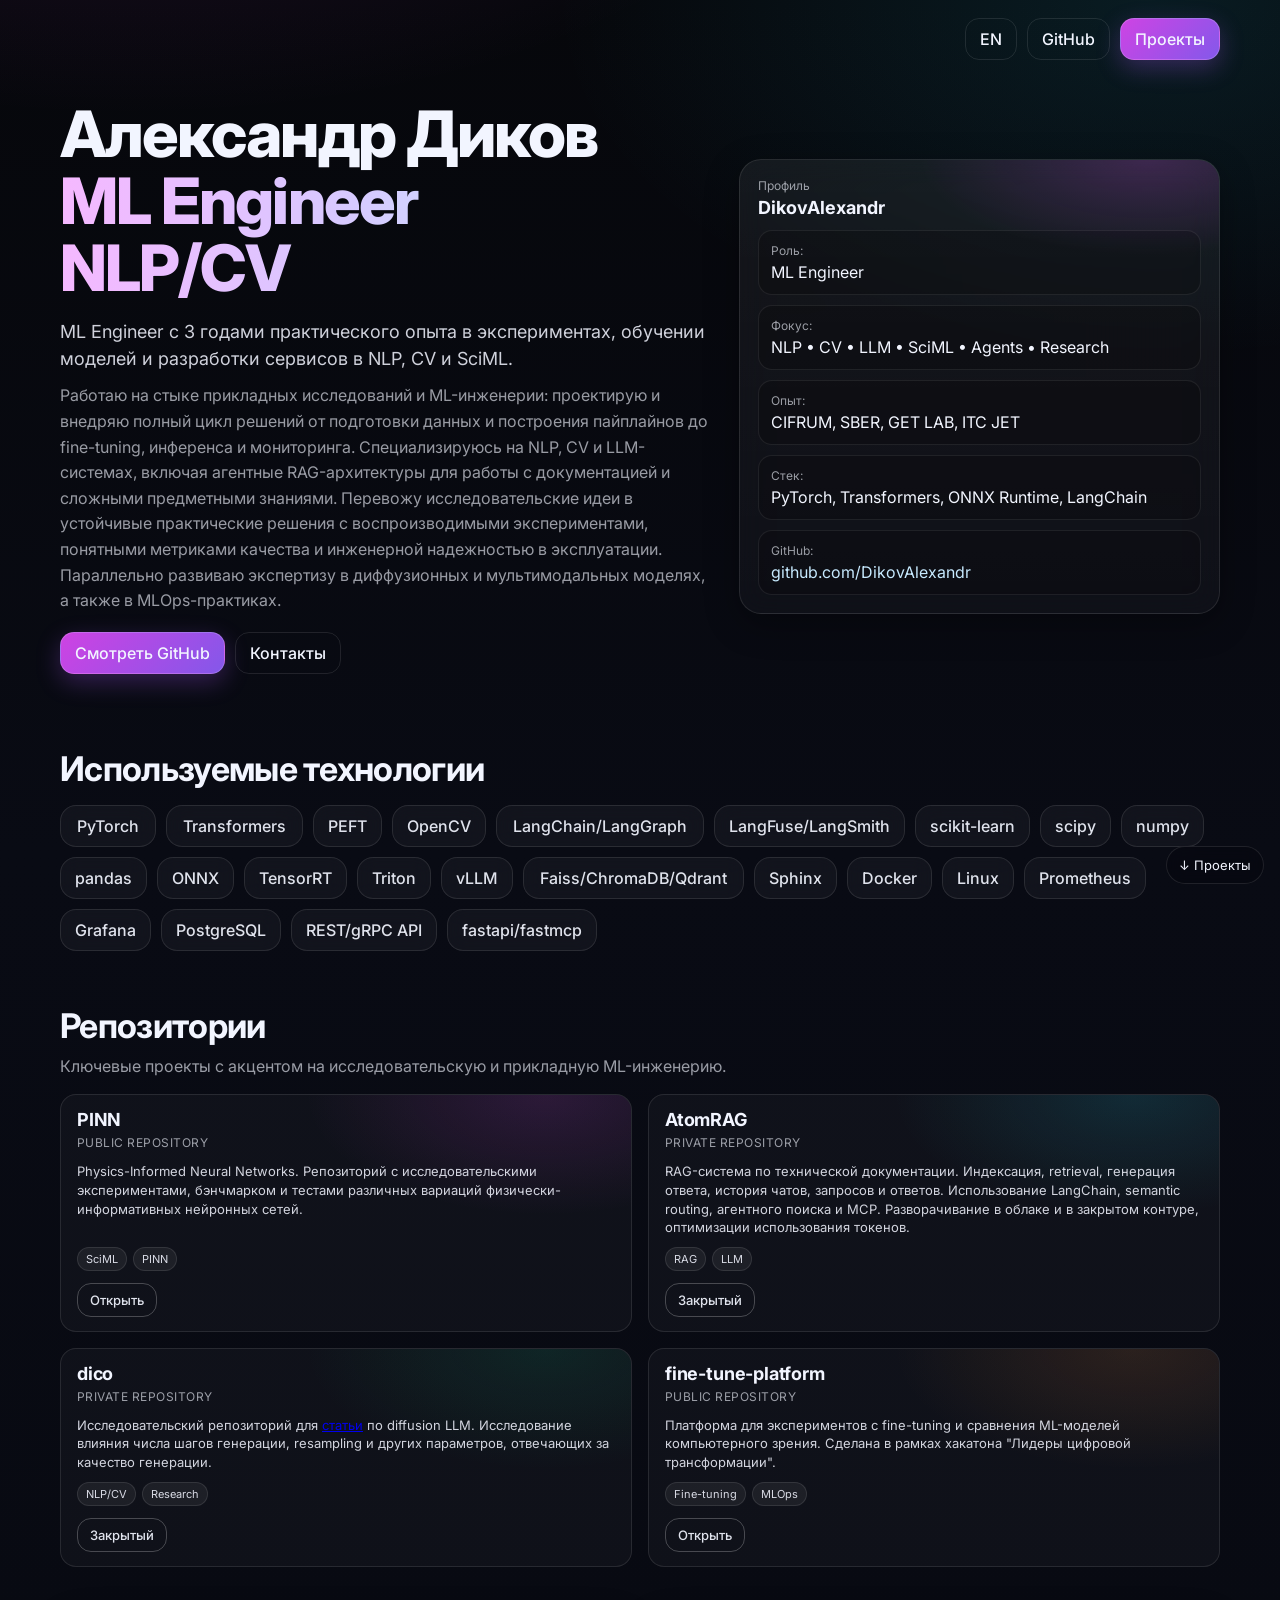
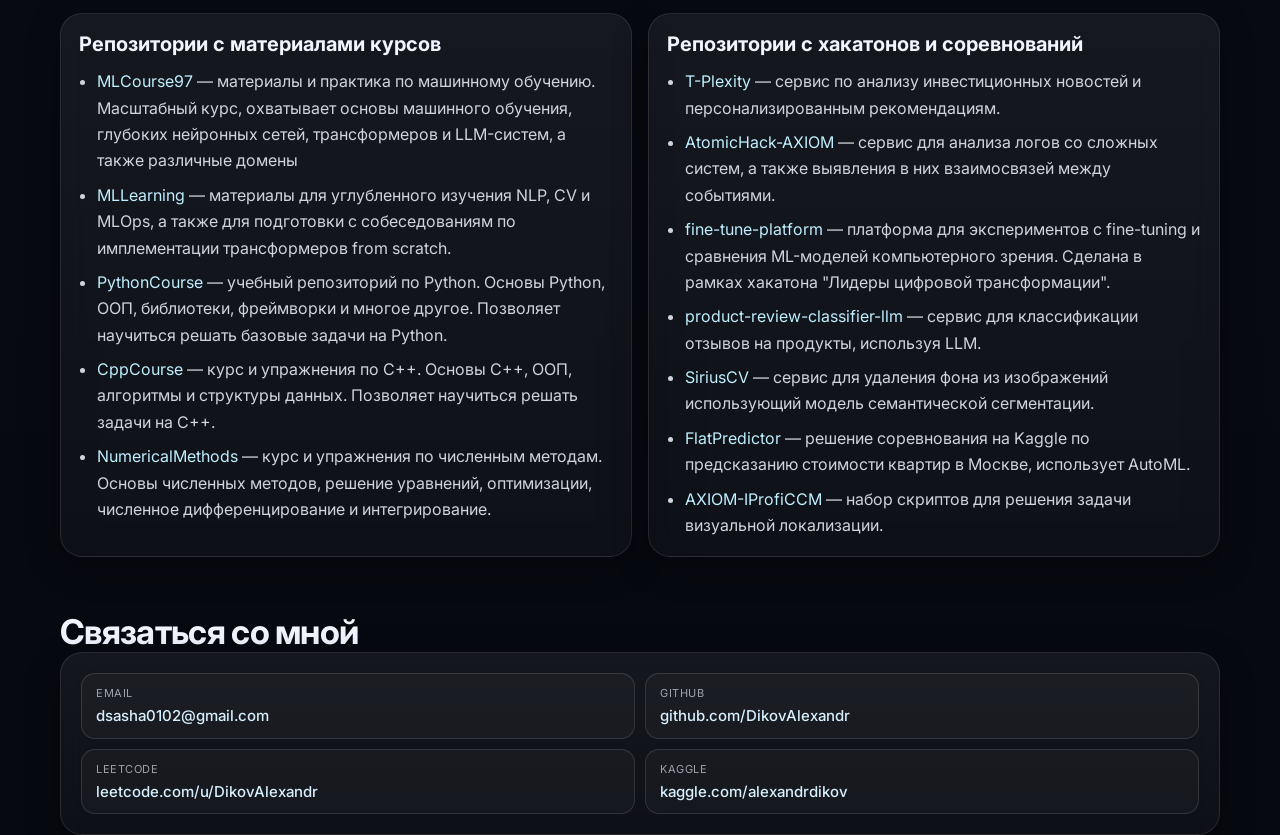
<file: index.html>
<!doctype html>
<html lang="ru">
<head>
  <meta charset="UTF-8" />
  <meta name="viewport" content="width=device-width, initial-scale=1.0" />
  <title>Александр Диков — ML Engineer (NLP/CV)</title>
  <meta name="description" content="Александр Диков — ML Engineer" />
  <meta name="theme-color" content="#0a0b12" />

  <meta property="og:title" content="Александр Диков — ML Engineer" />
  <meta property="og:description" content="GitHub Pages" />
  <meta property="og:type" content="website" />
  <meta property="og:url" content="https://dikovalexandr.github.io/" />

  <link rel="preconnect" href="https://fonts.googleapis.com">
  <link rel="preconnect" href="https://fonts.gstatic.com" crossorigin>
  <link href="https://fonts.googleapis.com/css2?family=Inter:wght@400;500;600;700;800&display=swap" rel="stylesheet">

  <link rel="stylesheet" href="./style.css" />
</head>
  <body>
  <canvas id="bg-canvas" aria-hidden="true"></canvas>

  <header class="topbar container reveal">
    <nav class="top-actions">
      <a class="btn btn-ghost" href="./index-en.html" rel="noreferrer">
        EN
      </a>
      <a class="btn btn-ghost" href="https://github.com/DikovAlexandr" target="_blank" rel="noreferrer">
        GitHub
      </a>
      <a class="btn btn-primary" href="#projects">
        Проекты
      </a>
    </nav>
  </header>

  <main>
    <section class="hero container">
      <div class="hero-left reveal">
        <h1>
          Александр Диков
          <span class="gradient-text">ML Engineer <br> NLP/CV</span>
        </h1>

        <p class="lead">
          ML Engineer с 3 годами практического опыта в экспериментах, обучении моделей и разработки сервисов в NLP, CV и SciML.
        </p>

        <p class="sublead">
            Работаю на стыке прикладных исследований и ML-инженерии: проектирую и внедряю полный цикл решений от подготовки данных и построения пайплайнов до fine-tuning, инференса и мониторинга. Специализируюсь на NLP, CV и LLM-системах, включая агентные RAG-архитектуры для работы с документацией и сложными предметными знаниями.

            Перевожу исследовательские идеи в устойчивые практические решения с воспроизводимыми экспериментами, понятными метриками качества и инженерной надежностью в эксплуатации. Параллельно развиваю экспертизу в диффузионных и мультимодальных моделях, а также в MLOps-практиках.
        </p>

        <div class="hero-actions">
          <a class="btn btn-primary" href="https://github.com/DikovAlexandr" target="_blank" rel="noreferrer">
            Смотреть GitHub
          </a>
          <a class="btn btn-ghost" href="#contacts">
            Контакты
          </a>
        </div>
      </div>

      <aside class="hero-right reveal delay-1">
        <div class="glass-card identity-card">
          <div class="identity-header">
            <div>
              <div class="muted">Профиль</div>
              <div class="identity-name">DikovAlexandr</div>
            </div>
          </div>

          <div class="identity-list">
            <div class="info-card">
              <div class="muted">Роль:</div>
              <div>ML Engineer</div>
            </div>
            <div class="info-card">
              <div class="muted">Фокус:</div>
              <div>NLP • CV • LLM • SciML • Agents • Research</div>
            </div>
            <div class="info-card">
              <div class="muted">Опыт:</div>
              <div>CIFRUM, SBER, GET LAB, ITC JET</div>
            </div>
            <div class="info-card">
              <div class="muted">Стек:</div>
              <div>PyTorch, Transformers, ONNX Runtime, LangChain</div>
            </div>
            <div class="info-card">
              <div class="muted">GitHub:</div>
              <div>
                <a href="https://github.com/DikovAlexandr" target="_blank" rel="noreferrer">
                  github.com/DikovAlexandr
                </a>
              </div>
            </div>
          </div>
        </div>
      </aside>
    </section>

    <section class="container section reveal">
      <div class="section-head">
        <!-- <div class="section-kicker">Технологии</div> -->
        <h2>Используемые технологии</h2>
      </div>

      <div class="chips-grid">
        <div class="chip chip-wide">PyTorch</div>
        <div class="chip chip-wide">Transformers</div>
        <div class="chip">PEFT</div>
        <div class="chip">OpenCV</div>
        <div class="chip chip-wide">LangChain/LangGraph</div>
        <div class="chip">LangFuse/LangSmith</div>
        <div class="chip">scikit-learn</div>
        <div class="chip">scipy</div>
        <div class="chip">numpy</div>
        <div class="chip">pandas</div>
        <div class="chip">ONNX</div>
        <div class="chip">TensorRT</div>
        <div class="chip">Triton</div>
        <div class="chip">vLLM</div>
        <div class="chip chip-wide">Faiss/ChromaDB/Qdrant</div>
        <div class="chip">Sphinx</div>
        <div class="chip">Docker</div>
        <div class="chip">Linux</div>
        <div class="chip">Prometheus</div>
        <div class="chip">Grafana</div>
        <div class="chip">PostgreSQL</div>
        <div class="chip">REST/gRPC API</div>
        <div class="chip">fastapi/fastmcp</div>
      </div>
    </section>

    <section id="projects" class="container section">
      <div class="section-head reveal">
        <!-- <div class="section-kicker">Репозитории</div> -->
        <h2>Репозитории</h2>
        <p class="section-desc">
          Ключевые проекты с акцентом на исследовательскую и прикладную ML-инженерию.
        </p>
      </div>

      <div class="projects-grid">
        <article class="project-card project-card-compact">
          <div class="project-glow glow-pink"></div>
          <div class="project-content">
            <div class="project-top">
              <div>
                <h3>PINN</h3>
                <p>Public repository</p>
              </div>
            </div>
            <p class="project-text">
              Physics-Informed Neural Networks. Репозиторий с исследовательскими экспериментами, бэнчмарком и тестами различных вариаций физически-информативных нейронных сетей.
            </p>
            <div class="tags">
              <span>SciML</span>
              <span>PINN</span>
            </div>
            <a class="btn btn-card" href="https://github.com/DikovAlexandr/PINN" target="_blank" rel="noreferrer">Открыть</a>
          </div>
        </article>

        <article class="project-card project-card-compact">
          <div class="project-glow glow-cyan"></div>
          <div class="project-content">
            <div class="project-top">
              <div>
                <h3>AtomRAG</h3>
                <p>Private repository</p>
              </div>
            </div>
            <p class="project-text">
              RAG-система по технической документации. Индексация, retrieval, генерация ответа, история чатов, запросов и ответов. Использование LangChain, semantic routing, агентного поиска и MCP. Разворачивание в облаке и в закрытом контуре, оптимизации использования токенов.
            </p>
            <div class="tags">
              <span>RAG</span>
              <span>LLM</span>
            </div>
            <a class="btn btn-card" href="https://github.com/DikovAlexandr" target="_blank" rel="noreferrer">Закрытый</a>
          </div>
        </article>

        <article class="project-card project-card-compact">
          <div class="project-glow glow-green"></div>
          <div class="project-content">
            <div class="project-top">
              <div>
                <h3>dico</h3>
                <p>Private repository</p>
              </div>
            </div>
            <p class="project-text">
              Исследовательский репозиторий для <a href="https://ieeexplore.ieee.org/document/11314568/" target="_blank" rel="noreferrer">статьи</a> по diffusion LLM. Исследование влияния числа шагов генерации, resampling и других параметров, отвечающих за качество генерации.
            </p>
            <div class="tags">
              <span>NLP/CV</span>
              <span>Research</span>
            </div>
            <a class="btn btn-card" href="https://github.com/DikovAlexandr" target="_blank" rel="noreferrer">Закрытый</a>
          </div>
        </article>

        <article class="project-card project-card-compact">
          <div class="project-glow glow-orange"></div>
          <div class="project-content">
            <div class="project-top">
              <div>
                <h3>fine-tune-platform</h3>
                <p>Public repository</p>
              </div>
            </div>
            <p class="project-text">
              Платформа для экспериментов с fine-tuning и сравнения ML-моделей компьютерного зрения. Сделана в рамках хакатона "Лидеры цифровой трансформации".
            </p>
            <div class="tags">
              <span>Fine-tuning</span>
              <span>MLOps</span>
            </div>
            <a class="btn btn-card" href="https://github.com/DikovAlexandr/fine-tune-platform" target="_blank" rel="noreferrer">Открыть</a>
          </div>
        </article>
      </div>
    </section>

    <section class="container section grid-2">
      <div class="glass-card reveal">
        <h3>Репозитории с материалами курсов</h3>
        <ul class="bullet-list">
          <li><a href="https://github.com/DikovAlexandr/MLCourse97" target="_blank" rel="noreferrer">MLCourse97</a> — материалы и практика по машинному обучению. Масштабный курс, охватывает основы машинного обучения, глубоких нейронных сетей, трансформеров и LLM-систем, а также различные домены</li>
          <li><a href="https://github.com/DikovAlexandr/MLLearning" target="_blank" rel="noreferrer">MLLearning</a> — материалы для углубленного изучения NLP, CV и MLOps, а также для подготовки с собеседованиям по имплементации трансформеров from scratch.</li>
          <li><a href="https://github.com/DikovAlexandr/PythonCourse" target="_blank" rel="noreferrer">PythonCourse</a> — учебный репозиторий по Python. Основы Python, ООП, библиотеки, фреймворки и многое другое. Позволяет научиться решать базовые задачи на Python.</li>
          <li><a href="https://github.com/DikovAlexandr/CppCourse" target="_blank" rel="noreferrer">CppCourse</a> — курс и упражнения по C++. Основы C++, ООП, алгоритмы и структуры данных. Позволяет научиться решать задачи на C++.</li>
          <li><a href="https://github.com/DikovAlexandr/NumericalMethods" target="_blank" rel="noreferrer">NumericalMethods</a> — курс и упражнения по численным методам. Основы численных методов, решение уравнений, оптимизации, численное дифференцирование и интегрирование.</li>
        </ul>
      </div>

      <div class="glass-card reveal delay-1">
        <h3>Репозитории с хакатонов и соревнований</h3>
        <ul class="bullet-list">
          <li><a href="https://github.com/DikovAlexandr/T-Plexity" target="_blank" rel="noreferrer">T-Plexity</a> — сервис по анализу инвестиционных новостей и персонализированным рекомендациям.</li>
          <li><a href="https://github.com/DikovAlexandr/AtomicHack-AXIOM" target="_blank" rel="noreferrer">AtomicHack-AXIOM</a> — сервис для анализа логов со сложных систем, а также выявления в них взаимосвязей между событиями.</li>
          <li><a href="https://github.com/DikovAlexandr/fine-tune-platform" target="_blank" rel="noreferrer">fine-tune-platform</a> — платформа для экспериментов с fine-tuning и сравнения ML-моделей компьютерного зрения. Сделана в рамках хакатона "Лидеры цифровой трансформации".</li>
          <li><a href="https://github.com/DikovAlexandr/product-review-classifier-llm" target="_blank" rel="noreferrer">product-review-classifier-llm</a> — сервис для классификации отзывов на продукты, используя LLM.</li>
          <li><a href="https://github.com/DikovAlexandr/SiriusCV" target="_blank" rel="noreferrer">SiriusCV</a> — сервис для удаления фона из изображений использующий модель семантической сегментации.</li>
          <li><a href="https://github.com/DikovAlexandr/FlatPredictor" target="_blank" rel="noreferrer">FlatPredictor</a> — решение соревнования на Kaggle по предсказанию стоимости квартир в Москве, использует AutoML.</li>
          <li><a href="https://github.com/DikovAlexandr/AXIOM-IProfiCCM" target="_blank" rel="noreferrer">AXIOM-IProfiCCM</a> — набор скриптов для решения задачи визуальной локализации.</li>
        </ul>
      </div>
    </section>

    <section id="contacts" class="container section reveal">
      <div class="section-head">
        <!-- <div class="section-kicker">Contacts</div> -->
        <h2>Связаться со мной</h2>
      </div>

      <div class="contact-card glass-card">
        <div class="contact-grid">
          <a class="contact-item" href="mailto:dsasha0102@gmail.com">
            <span class="contact-label">Email</span>
            <span class="contact-value">dsasha0102@gmail.com</span>
          </a>
          <a class="contact-item" href="https://github.com/DikovAlexandr" target="_blank" rel="noreferrer">
            <span class="contact-label">GitHub</span>
            <span class="contact-value">github.com/DikovAlexandr</span>
          </a>
          <a class="contact-item" href="https://leetcode.com/u/DikovAlexandr/" target="_blank" rel="noreferrer">
            <span class="contact-label">LeetCode</span>
            <span class="contact-value">leetcode.com/u/DikovAlexandr</span>
          </a>
          <a class="contact-item" href="https://www.kaggle.com/alexandrdikov" target="_blank" rel="noreferrer">
            <span class="contact-label">Kaggle</span>
            <span class="contact-value">kaggle.com/alexandrdikov</span>
          </a>
        </div>
      </div>
    </section>
  </main>

  <a class="floating-cta" href="#projects" aria-label="К проектам">↓ Проекты</a>

  <script src="./script.js"></script>
</body>
</html>
</file>
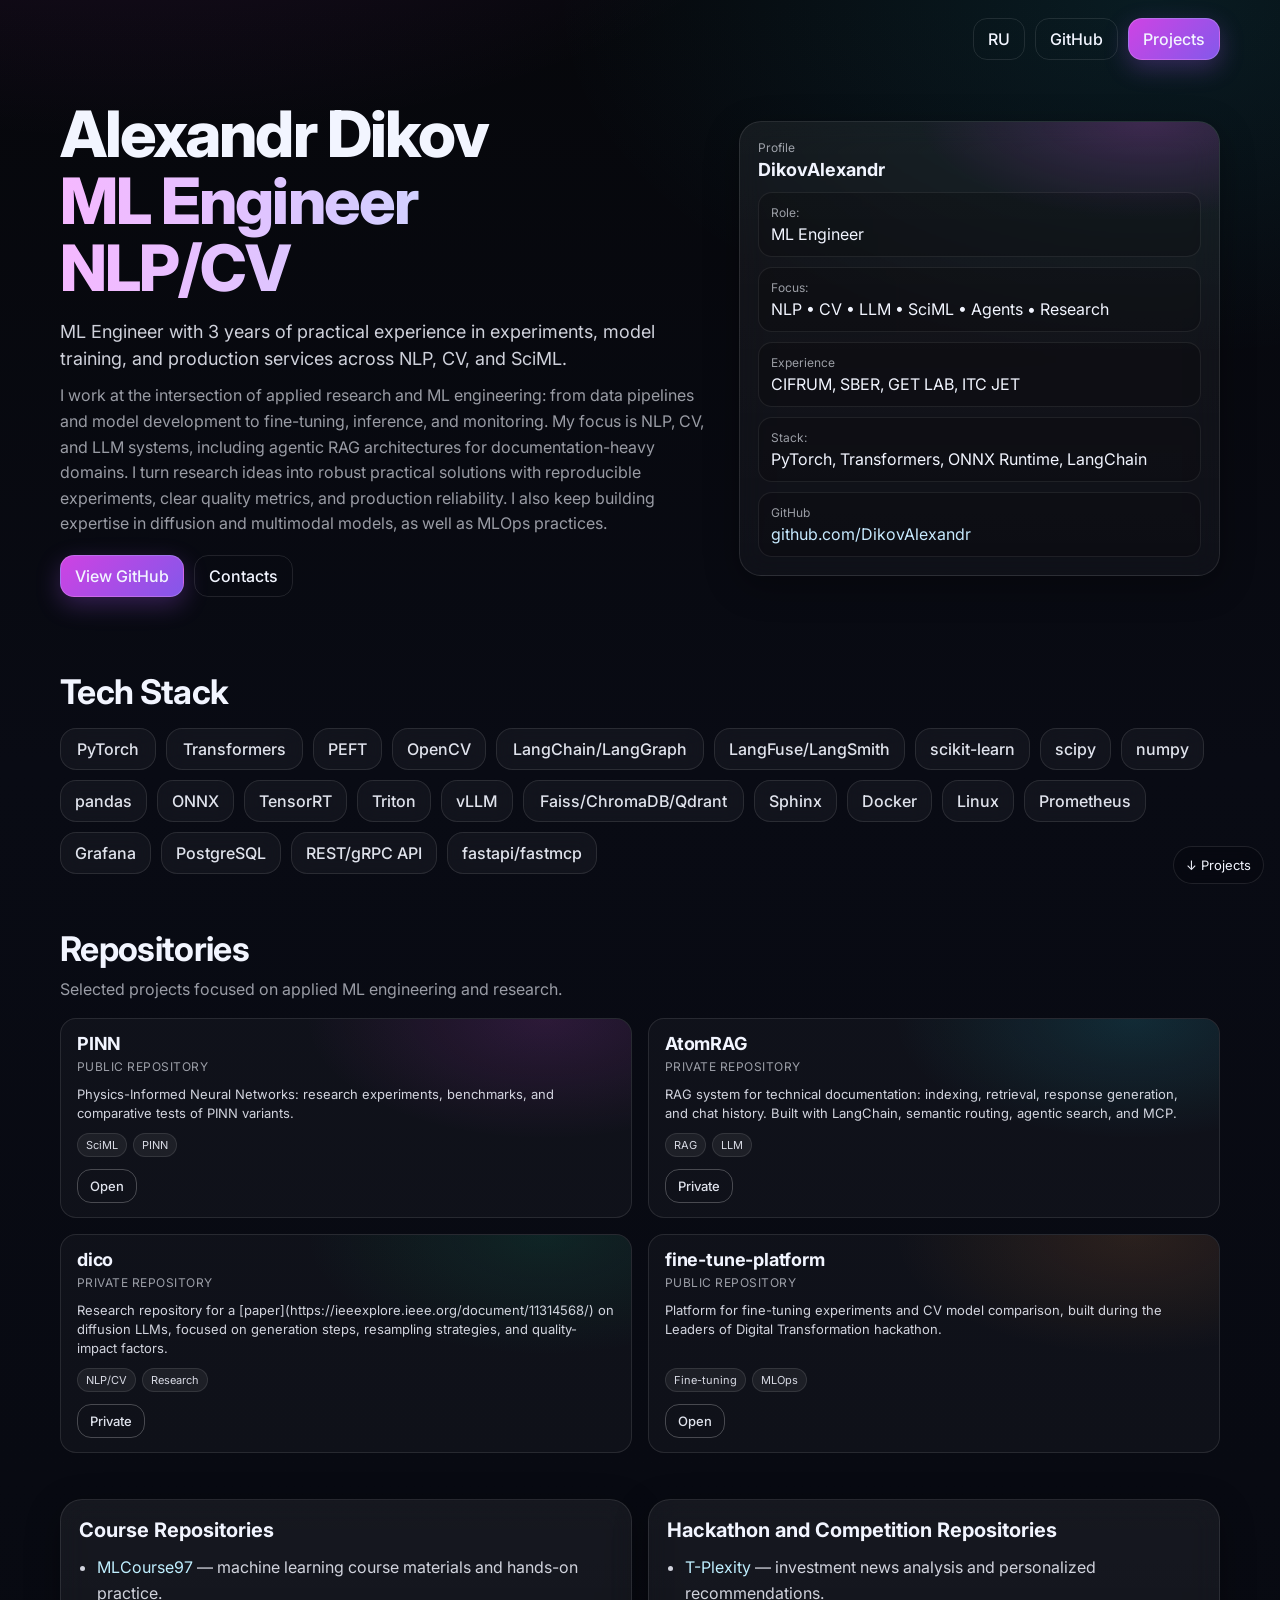
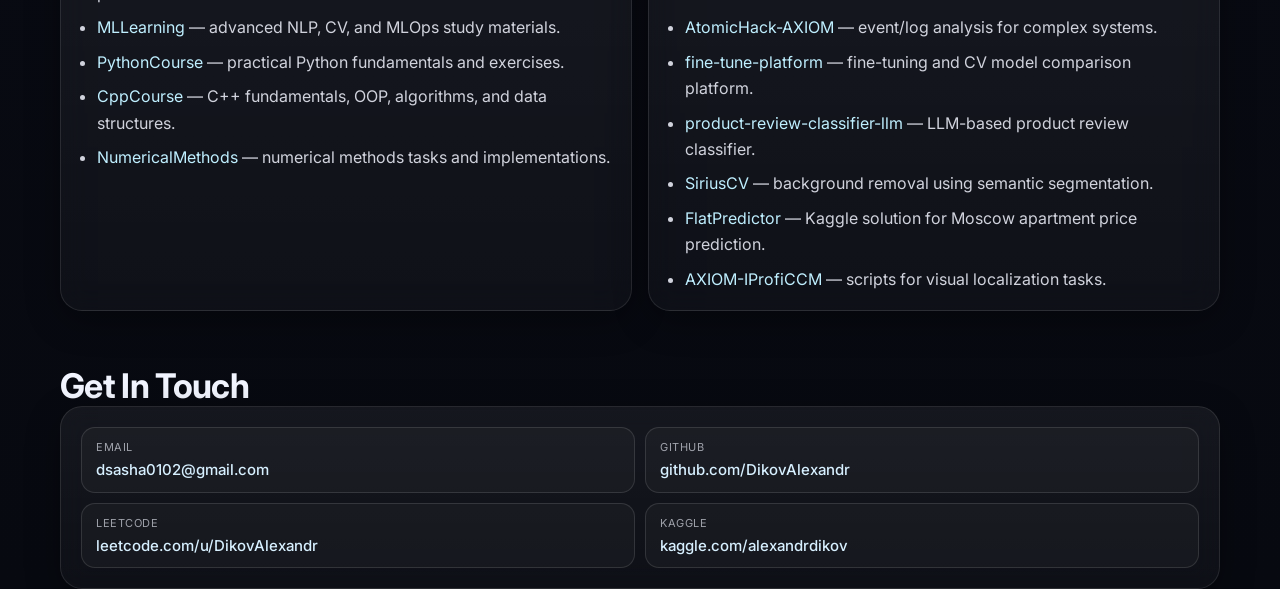
<file: index-en.html>
<!doctype html>
<html lang="en">
<head>
  <meta charset="UTF-8" />
  <meta name="viewport" content="width=device-width, initial-scale=1.0" />
  <title>Alexandr Dikov — ML Engineer (NLP/CV)</title>
  <meta name="description" content="Alexandr Dikov — ML Engineer portfolio: NLP, CV, LLM systems, RAG, and applied ML research." />
  <meta name="theme-color" content="#0a0b12" />

  <meta property="og:title" content="Alexandr Dikov — ML Engineer" />
  <meta property="og:description" content="Portfolio website" />
  <meta property="og:type" content="website" />
  <meta property="og:url" content="https://dikovalexandr.github.io/" />

  <link rel="preconnect" href="https://fonts.googleapis.com">
  <link rel="preconnect" href="https://fonts.gstatic.com" crossorigin>
  <link href="https://fonts.googleapis.com/css2?family=Inter:wght@400;500;600;700;800&display=swap" rel="stylesheet">

  <link rel="stylesheet" href="./style.css" />
</head>
  <body>
  <canvas id="bg-canvas" aria-hidden="true"></canvas>

  <header class="topbar container reveal">
    <nav class="top-actions">
      <a class="btn btn-ghost" href="./index.html" rel="noreferrer">
        RU
      </a>
      <a class="btn btn-ghost" href="https://github.com/DikovAlexandr" target="_blank" rel="noreferrer">
        GitHub
      </a>
      <a class="btn btn-primary" href="#projects">
        Projects
      </a>
    </nav>
  </header>

  <main>
    <section class="hero container">
      <div class="hero-left reveal">
        <h1>
          Alexandr Dikov
          <span class="gradient-text">ML Engineer <br> NLP/CV</span>
        </h1>

        <p class="lead">
          ML Engineer with 3 years of practical experience in experiments, model training, and production services across NLP, CV, and SciML.
        </p>

        <p class="sublead">
            I work at the intersection of applied research and ML engineering: from data pipelines and model development to fine-tuning, inference, and monitoring. My focus is NLP, CV, and LLM systems, including agentic RAG architectures for documentation-heavy domains.
            I turn research ideas into robust practical solutions with reproducible experiments, clear quality metrics, and production reliability. I also keep building expertise in diffusion and multimodal models, as well as MLOps practices.
        </p>

        <div class="hero-actions">
          <a class="btn btn-primary" href="https://github.com/DikovAlexandr" target="_blank" rel="noreferrer">
            View GitHub
          </a>
          <a class="btn btn-ghost" href="#contacts">
            Contacts
          </a>
        </div>
      </div>

      <aside class="hero-right reveal delay-1">
        <div class="glass-card identity-card">
          <div class="identity-header">
            <div>
              <div class="muted">Profile</div>
              <div class="identity-name">DikovAlexandr</div>
            </div>
          </div>

          <div class="identity-list">
            <div class="info-card">
              <div class="muted">Role:</div>
              <div>ML Engineer</div>
            </div>
            <div class="info-card">
              <div class="muted">Focus:</div>
              <div>NLP • CV • LLM • SciML • Agents • Research</div>
            </div>
            <div class="info-card">
              <div class="muted">Experience</div>
              <div>CIFRUM, SBER, GET LAB, ITC JET</div>
            </div>
            <div class="info-card">
              <div class="muted">Stack:</div>
              <div>PyTorch, Transformers, ONNX Runtime, LangChain</div>
            </div>
            <div class="info-card">
              <div class="muted">GitHub</div>
              <div>
                <a href="https://github.com/DikovAlexandr" target="_blank" rel="noreferrer">
                  github.com/DikovAlexandr
                </a>
              </div>
            </div>
          </div>
        </div>
      </aside>
    </section>

    <section class="container section reveal">
      <div class="section-head">
        <!-- <div class="section-kicker">Technologies</div> -->
        <h2>Tech Stack</h2>
      </div>

      <div class="chips-grid">
        <div class="chip chip-wide">PyTorch</div>
        <div class="chip chip-wide">Transformers</div>
        <div class="chip">PEFT</div>
        <div class="chip">OpenCV</div>
        <div class="chip chip-wide">LangChain/LangGraph</div>
        <div class="chip">LangFuse/LangSmith</div>
        <div class="chip">scikit-learn</div>
        <div class="chip">scipy</div>
        <div class="chip">numpy</div>
        <div class="chip">pandas</div>
        <div class="chip">ONNX</div>
        <div class="chip">TensorRT</div>
        <div class="chip">Triton</div>
        <div class="chip">vLLM</div>
        <div class="chip chip-wide">Faiss/ChromaDB/Qdrant</div>
        <div class="chip">Sphinx</div>
        <div class="chip">Docker</div>
        <div class="chip">Linux</div>
        <div class="chip">Prometheus</div>
        <div class="chip">Grafana</div>
        <div class="chip">PostgreSQL</div>
        <div class="chip">REST/gRPC API</div>
        <div class="chip">fastapi/fastmcp</div>
      </div>
    </section>

    <section id="projects" class="container section">
      <div class="section-head reveal">
        <!-- <div class="section-kicker">Repositories</div> -->
        <h2>Repositories</h2>
        <p class="section-desc">
          Selected projects focused on applied ML engineering and research.
        </p>
      </div>

      <div class="projects-grid">
        <article class="project-card project-card-compact">
          <div class="project-glow glow-pink"></div>
          <div class="project-content">
            <div class="project-top">
              <div>
                <h3>PINN</h3>
                <p>Public repository</p>
              </div>
            </div>
            <p class="project-text">
              Physics-Informed Neural Networks: research experiments, benchmarks, and comparative tests of PINN variants.
            </p>
            <div class="tags">
              <span>SciML</span>
              <span>PINN</span>
            </div>
            <a class="btn btn-card" href="https://github.com/DikovAlexandr/PINN" target="_blank" rel="noreferrer">Open</a>
          </div>
        </article>

        <article class="project-card project-card-compact">
          <div class="project-glow glow-cyan"></div>
          <div class="project-content">
            <div class="project-top">
              <div>
                <h3>AtomRAG</h3>
                <p>Private repository</p>
              </div>
            </div>
            <p class="project-text">
              RAG system for technical documentation: indexing, retrieval, response generation, and chat history. Built with LangChain, semantic routing, agentic search, and MCP.
            </p>
            <div class="tags">
              <span>RAG</span>
              <span>LLM</span>
            </div>
            <a class="btn btn-card" href="https://github.com/DikovAlexandr" target="_blank" rel="noreferrer">Private</a>
          </div>
        </article>

        <article class="project-card project-card-compact">
          <div class="project-glow glow-green"></div>
          <div class="project-content">
            <div class="project-top">
              <div>
                <h3>dico</h3>
                <p>Private repository</p>
              </div>
            </div>
            <p class="project-text">
              Research repository for a [paper](https://ieeexplore.ieee.org/document/11314568/) on diffusion LLMs, focused on generation steps, resampling strategies, and quality-impact factors.
            </p>
            <div class="tags">
              <span>NLP/CV</span>
              <span>Research</span>
            </div>
            <a class="btn btn-card" href="https://github.com/DikovAlexandr" target="_blank" rel="noreferrer">Private</a>
          </div>
        </article>

        <article class="project-card project-card-compact">
          <div class="project-glow glow-orange"></div>
          <div class="project-content">
            <div class="project-top">
              <div>
                <h3>fine-tune-platform</h3>
                <p>Public repository</p>
              </div>
            </div>
            <p class="project-text">
              Platform for fine-tuning experiments and CV model comparison, built during the Leaders of Digital Transformation hackathon.
            </p>
            <div class="tags">
              <span>Fine-tuning</span>
              <span>MLOps</span>
            </div>
            <a class="btn btn-card" href="https://github.com/DikovAlexandr/fine-tune-platform" target="_blank" rel="noreferrer">Open</a>
          </div>
        </article>
      </div>
    </section>

    <section class="container section grid-2">
      <div class="glass-card reveal">
        <h3>Course Repositories</h3>
        <ul class="bullet-list">
          <li><a href="https://github.com/DikovAlexandr/MLCourse97" target="_blank" rel="noreferrer">MLCourse97</a> — machine learning course materials and hands-on practice.</li>
          <li><a href="https://github.com/DikovAlexandr/MLLearning" target="_blank" rel="noreferrer">MLLearning</a> — advanced NLP, CV, and MLOps study materials.</li>
          <li><a href="https://github.com/DikovAlexandr/PythonCourse" target="_blank" rel="noreferrer">PythonCourse</a> — practical Python fundamentals and exercises.</li>
          <li><a href="https://github.com/DikovAlexandr/CppCourse" target="_blank" rel="noreferrer">CppCourse</a> — C++ fundamentals, OOP, algorithms, and data structures.</li>
          <li><a href="https://github.com/DikovAlexandr/NumericalMethods" target="_blank" rel="noreferrer">NumericalMethods</a> — numerical methods tasks and implementations.</li>
        </ul>
      </div>

      <div class="glass-card reveal delay-1">
        <h3>Hackathon and Competition Repositories</h3>
        <ul class="bullet-list">
          <li><a href="https://github.com/DikovAlexandr/T-Plexity" target="_blank" rel="noreferrer">T-Plexity</a> — investment news analysis and personalized recommendations.</li>
          <li><a href="https://github.com/DikovAlexandr/AtomicHack-AXIOM" target="_blank" rel="noreferrer">AtomicHack-AXIOM</a> — event/log analysis for complex systems.</li>
          <li><a href="https://github.com/DikovAlexandr/fine-tune-platform" target="_blank" rel="noreferrer">fine-tune-platform</a> — fine-tuning and CV model comparison platform.</li>
          <li><a href="https://github.com/DikovAlexandr/product-review-classifier-llm" target="_blank" rel="noreferrer">product-review-classifier-llm</a> — LLM-based product review classifier.</li>
          <li><a href="https://github.com/DikovAlexandr/SiriusCV" target="_blank" rel="noreferrer">SiriusCV</a> — background removal using semantic segmentation.</li>
          <li><a href="https://github.com/DikovAlexandr/FlatPredictor" target="_blank" rel="noreferrer">FlatPredictor</a> — Kaggle solution for Moscow apartment price prediction.</li>
          <li><a href="https://github.com/DikovAlexandr/AXIOM-IProfiCCM" target="_blank" rel="noreferrer">AXIOM-IProfiCCM</a> — scripts for visual localization tasks.</li>
        </ul>
      </div>
    </section>

    <section id="contacts" class="container section reveal">
      <div class="section-head">
        <!-- <div class="section-kicker">Contacts</div> -->
        <h2>Get In Touch</h2>
      </div>

      <div class="contact-card glass-card">
        <div class="contact-grid">
          <a class="contact-item" href="mailto:dsasha0102@gmail.com">
            <span class="contact-label">Email</span>
            <span class="contact-value">dsasha0102@gmail.com</span>
          </a>
          <a class="contact-item" href="https://github.com/DikovAlexandr" target="_blank" rel="noreferrer">
            <span class="contact-label">GitHub</span>
            <span class="contact-value">github.com/DikovAlexandr</span>
          </a>
          <a class="contact-item" href="https://leetcode.com/u/DikovAlexandr/" target="_blank" rel="noreferrer">
            <span class="contact-label">LeetCode</span>
            <span class="contact-value">leetcode.com/u/DikovAlexandr</span>
          </a>
          <a class="contact-item" href="https://www.kaggle.com/alexandrdikov" target="_blank" rel="noreferrer">
            <span class="contact-label">Kaggle</span>
            <span class="contact-value">kaggle.com/alexandrdikov</span>
          </a>
        </div>
      </div>
    </section>
  </main>

  <a class="floating-cta" href="#projects" aria-label="To projects">↓ Projects</a>

  <script src="./script.js"></script>
</body>
</html>
</file>
<file: style.css>
:root {
    --bg: #070910;
    --bg-2: #0c1020;
    --text: #f2f5ff;
    --muted: rgba(242, 245, 255, 0.62);
    --card: rgba(255, 255, 255, 0.06);
    --card-border: rgba(255, 255, 255, 0.10);
    --shadow: 0 10px 35px rgba(0, 0, 0, 0.32);
    --radius: 20px;
  
    --pink: #d946ef;
    --violet: #8b5cf6;
    --cyan: #22d3ee;
    --emerald: #10b981;
    --orange: #fb923c;
  }
  
  * { box-sizing: border-box; }
  
  html {
    scroll-behavior: smooth;
  }
  
  body {
    margin: 0;
    background:
      radial-gradient(1200px 600px at 10% -10%, rgba(217,70,239,0.12), transparent 60%),
      radial-gradient(1000px 600px at 90% 0%, rgba(34,211,238,0.10), transparent 60%),
      linear-gradient(180deg, #06070b 0%, #090b14 35%, #070910 100%);
    color: var(--text);
    font-family: "Inter", system-ui, -apple-system, Segoe UI, Roboto, Arial, sans-serif;
    overflow-x: hidden;
  }
  
  #bg-canvas {
    position: fixed;
    inset: 0;
    width: 100%;
    height: 100%;
    z-index: -3;
    pointer-events: none;
  }
  
  .noise {
    position: fixed;
    inset: 0;
    z-index: -2;
    pointer-events: none;
    opacity: 0.05;
    background-image:
      radial-gradient(circle at 25% 25%, #fff 0.6px, transparent 0.7px),
      radial-gradient(circle at 75% 75%, #fff 0.6px, transparent 0.7px);
    background-size: 6px 6px, 8px 8px;
  }
  
  .orb {
    position: fixed;
    border-radius: 999px;
    filter: blur(40px);
    z-index: -1;
    pointer-events: none;
    opacity: 0.35;
    animation: floatOrb 14s ease-in-out infinite;
  }
  
  .orb-1 {
    width: 320px; height: 320px;
    left: -60px; top: 70px;
    background: rgba(217, 70, 239, 0.6);
    animation-delay: 0s;
  }
  
  .orb-2 {
    width: 360px; height: 360px;
    right: -80px; top: 10px;
    background: rgba(34, 211, 238, 0.55);
    animation-delay: -4s;
  }
  
  .orb-3 {
    width: 260px; height: 260px;
    left: 30%; top: 260px;
    background: rgba(139, 92, 246, 0.5);
    animation-delay: -8s;
  }
  
  @keyframes floatOrb {
    0%, 100% { transform: translate3d(0,0,0) scale(1); }
    25% { transform: translate3d(20px,-25px,0) scale(1.05); }
    50% { transform: translate3d(-15px,8px,0) scale(0.97); }
    75% { transform: translate3d(10px,20px,0) scale(1.03); }
  }
  
  .container {
    width: min(1160px, calc(100% - 32px));
    margin: 0 auto;
  }
  
.topbar {
  padding-top: 18px;
  display: flex;
  align-items: center;
  justify-content: flex-end;
  gap: 14px;
  position: sticky;
  top: 0;
  z-index: 20;
  backdrop-filter: none;
}

.topbar::before {
  content: none;
}
  
  .pill {
    display: inline-flex;
    align-items: center;
    gap: 10px;
    padding: 10px 14px;
    border-radius: 999px;
    background: rgba(255,255,255,0.04);
    border: 1px solid var(--card-border);
    color: var(--muted);
    font-size: 13px;
  }
  
  .dot {
    width: 8px;
    height: 8px;
    border-radius: 999px;
    background: #22c55e;
    box-shadow: 0 0 0 6px rgba(34,197,94,0.10);
    animation: pulse 1.8s infinite;
  }
  @keyframes pulse {
    0%,100% { transform: scale(1); opacity: 1; }
    50% { transform: scale(1.2); opacity: 0.8; }
  }
  
  .top-actions {
    display: flex;
    align-items: center;
    gap: 10px;
  }
  
  .btn {
    display: inline-flex;
    align-items: center;
    justify-content: center;
    gap: 8px;
    border-radius: 14px;
    padding: 10px 14px;
    text-decoration: none;
    color: var(--text);
    border: 1px solid var(--card-border);
    transition: transform .2s ease, box-shadow .2s ease, background .2s ease, opacity .2s ease;
    cursor: pointer;
    will-change: transform;
    font-weight: 500;
  }
  
  .btn:hover {
    transform: translateY(-1px);
  }
  
  .btn-primary {
    background: linear-gradient(135deg, rgba(217,70,239,0.95), rgba(139,92,246,0.95));
    border-color: rgba(255,255,255,0.18);
    box-shadow: 0 8px 24px rgba(168, 85, 247, 0.28);
  }
  
  .btn-primary:hover {
    box-shadow: 0 12px 28px rgba(168, 85, 247, 0.35);
  }
  
.btn-ghost {
  background: transparent;
}

.btn-ghost:hover {
  background: rgba(255,255,255,0.06);
}
  
  .hero {
    padding: 40px 0 20px;
    display: grid;
    grid-template-columns: 1.15fr .85fr;
    gap: 28px;
    align-items: center;
  }
  
  .tag {
    display: inline-flex;
    align-items: center;
    gap: 8px;
    border-radius: 999px;
    padding: 8px 12px;
    background: rgba(217,70,239,0.10);
    border: 1px solid rgba(217,70,239,0.22);
    color: #f4d6ff;
    font-size: 12px;
    margin-bottom: 14px;
  }
  
  h1 {
    margin: 0;
    font-size: clamp(32px, 5vw, 64px);
    line-height: 1.05;
    letter-spacing: -0.03em;
    font-weight: 800;
  }
  
  .gradient-text {
    display: block;
    background: linear-gradient(90deg, #f5b8ff 0%, #d8c8ff 42%, #bfefff 100%);
    -webkit-background-clip: text;
    background-clip: text;
    color: transparent;
  }
  
  .lead {
    margin: 16px 0 0;
    color: rgba(242,245,255,0.85);
    font-size: 18px;
    line-height: 1.55;
    max-width: 760px;
  }
  
  .sublead {
    margin: 10px 0 0;
    color: var(--muted);
    line-height: 1.6;
    max-width: 760px;
  }
  
  .hero-actions {
    display: flex;
    flex-wrap: wrap;
    gap: 10px;
    margin-top: 18px;
  }
  
  .stats {
    margin-top: 20px;
    display: grid;
    grid-template-columns: repeat(3, minmax(0,1fr));
    gap: 12px;
  }
  
  .stat-card {
    background: var(--card);
    border: 1px solid var(--card-border);
    border-radius: 18px;
    padding: 14px;
    backdrop-filter: blur(10px);
    box-shadow: var(--shadow);
  }
  
  .stat-value {
    font-weight: 700;
    letter-spacing: -0.02em;
    margin-bottom: 4px;
  }
  
  .stat-label {
    font-size: 12px;
    color: var(--muted);
  }
  
  .glass-card {
    background: linear-gradient(180deg, rgba(255,255,255,0.06), rgba(255,255,255,0.03));
    border: 1px solid var(--card-border);
    border-radius: 22px;
    padding: 18px;
    backdrop-filter: blur(14px);
    box-shadow: var(--shadow);
  }
  
  .identity-card {
    position: relative;
    overflow: hidden;
  }
  
  .identity-card::before {
    content: "";
    position: absolute;
    inset: -1px;
    background: radial-gradient(380px 160px at 85% 0%, rgba(217,70,239,0.20), transparent 60%);
    pointer-events: none;
  }
  
  .identity-header {
    display: flex;
    align-items: center;
    justify-content: space-between;
    gap: 12px;
    margin-bottom: 12px;
  }
  
  .featured-badge {
    padding: 6px 10px;
    border-radius: 999px;
    font-size: 12px;
    color: #fde68a;
    background: rgba(251,191,36,0.08);
    border: 1px solid rgba(251,191,36,0.18);
    white-space: nowrap;
  }
  
  .identity-name {
    font-weight: 700;
    font-size: 18px;
  }
  
  .identity-list {
    display: grid;
    gap: 10px;
  }
  
  .info-card {
    border-radius: 14px;
    padding: 12px;
    background: rgba(0,0,0,0.20);
    border: 1px solid rgba(255,255,255,0.08);
  }
  
  .info-card a {
    color: #c7eaff;
    text-decoration: none;
  }
  .info-card a:hover { text-decoration: underline; }
  
  .muted {
    color: var(--muted);
    font-size: 12px;
    margin-bottom: 4px;
  }
  
  .section {
    margin-top: 38px;
    padding-top: 8px;
  }
  
  .section-head h2 {
    margin: 8px 0 0;
    font-size: clamp(24px, 3vw, 34px);
    letter-spacing: -0.02em;
  }
  
  .section-kicker {
    color: rgba(242,245,255,0.65);
    font-size: 13px;
  }
  
  .section-desc {
    margin-top: 8px;
    color: var(--muted);
    line-height: 1.55;
  }
  
.chips-grid {
  margin-top: 16px;
  display: flex;
  flex-wrap: wrap;
  gap: 10px;
}

.chip {
  padding: 10px 14px;
  border-radius: 16px;
  border: 1px solid var(--card-border);
  background: rgba(255,255,255,0.04);
  backdrop-filter: blur(10px);
  color: rgba(242,245,255,0.92);
  font-weight: 500;
  width: fit-content;
  max-width: 100%;
  transition: transform .2s ease, background .2s ease;
}

.chip-wide {
  padding-left: 16px;
  padding-right: 16px;
}

.chip:hover {
  transform: translateY(-2px);
  background: rgba(255,255,255,0.07);
}
  
  .projects-grid {
    margin-top: 16px;
    display: grid;
    grid-template-columns: repeat(2, minmax(0,1fr));
    gap: 16px;
  }
  
.project-card {
  position: relative;
  overflow: hidden;
  border-radius: 16px;
  border: 1px solid var(--card-border);
  background: rgba(255,255,255,0.03);
  min-height: 200px;
  box-shadow: none;
}
  
  .project-glow {
    position: absolute;
    inset: 0;
    opacity: 0.65;
    pointer-events: none;
  }
  
  .glow-pink { background: radial-gradient(400px 200px at 85% 0%, rgba(217,70,239,0.22), transparent 60%); }
  .glow-cyan { background: radial-gradient(400px 200px at 85% 0%, rgba(34,211,238,0.20), transparent 60%); }
  .glow-green { background: radial-gradient(400px 200px at 85% 0%, rgba(16,185,129,0.18), transparent 60%); }
  .glow-orange { background: radial-gradient(400px 200px at 85% 0%, rgba(251,146,60,0.18), transparent 60%); }
  
.project-content {
  position: relative;
  z-index: 1;
  padding: 14px 16px;
  display: flex;
  flex-direction: column;
  height: 100%;
}
  
  .project-top {
    display: flex;
    align-items: flex-start;
    justify-content: space-between;
    gap: 12px;
  }
  
.project-top h3 {
  margin: 0;
  font-size: 18px;
  letter-spacing: -0.01em;
}

.project-top p {
  margin: 4px 0 0;
  color: var(--muted);
  font-size: 12px;
  line-height: 1.45;
  text-transform: uppercase;
  letter-spacing: 0.04em;
}
  
  .project-icon {
    display: inline-flex;
    width: 36px;
    height: 36px;
    align-items: center;
    justify-content: center;
    border-radius: 12px;
    background: rgba(255,255,255,0.08);
    border: 1px solid rgba(255,255,255,0.10);
  }
  
.project-text {
  margin: 10px 0 0;
  color: rgba(242,245,255,0.86);
  line-height: 1.45;
  font-size: 13px;
  flex-grow: 1;
}

.tags {
  margin-top: 10px;
  display: flex;
  flex-wrap: wrap;
  gap: 6px;
}

.tags span {
  border-radius: 999px;
  border: 1px solid rgba(255,255,255,0.10);
  background: rgba(255,255,255,0.06);
  padding: 4px 8px;
  font-size: 11px;
  color: rgba(242,245,255,0.88);
}

.btn-card {
  margin-top: 12px;
  align-self: flex-start;
  background: transparent;
  color: rgba(242,245,255,0.92);
  border-color: rgba(255,255,255,0.24);
  padding: 8px 12px;
  font-size: 13px;
}
.btn-card:hover {
  background: rgba(255,255,255,0.08);
}
  
.grid-2 {
  display: grid;
  grid-template-columns: repeat(2, minmax(0, 1fr));
  gap: 16px;
}
  
  .grid-2 h3 {
    margin-top: 0;
    margin-bottom: 12px;
    font-size: 20px;
  }
  
  .bullet-list {
    margin: 0;
    padding-left: 18px;
    color: rgba(242,245,255,0.85);
    line-height: 1.65;
  }
  
.bullet-list li + li {
  margin-top: 8px;
}

.bullet-list a {
  color: #bfefff;
  text-decoration: none;
}

.bullet-list a:hover {
  text-decoration: underline;
}

.mini-grid {
  display: grid;
  grid-template-columns: repeat(2, minmax(0,1fr));
  gap: 10px;
}
  .mini-grid > div {
    border-radius: 12px;
    padding: 10px 12px;
    border: 1px solid rgba(255,255,255,0.08);
    background: rgba(0,0,0,0.20);
    color: rgba(242,245,255,0.86);
    font-size: 14px;
  }
  
.contact-card p {
  margin: 8px 0;
}
.contact-card a {
  color: #bfefff;
  text-decoration: none;
}
.contact-card a:hover {
  text-decoration: underline;
}

.contact-card {
  padding: 20px;
}

.contact-grid {
  display: grid;
  grid-template-columns: repeat(2, minmax(0, 1fr));
  gap: 10px;
}

.contact-item {
  display: grid;
  gap: 6px;
  padding: 12px 14px;
  border-radius: 14px;
  border: 1px solid rgba(255,255,255,0.12);
  background: rgba(255,255,255,0.03);
  transition: transform .2s ease, background .2s ease, border-color .2s ease;
  text-decoration: none;
}

.contact-item:hover {
  transform: translateY(-1px);
  background: rgba(255,255,255,0.06);
  border-color: rgba(191,239,255,0.35);
  text-decoration: none;
}

.contact-label {
  font-size: 11px;
  letter-spacing: 0.05em;
  text-transform: uppercase;
  color: var(--muted);
}

.contact-value {
  color: #d7f0ff;
  font-size: 15px;
  font-weight: 500;
  line-height: 1.3;
  word-break: break-word;
}
  
  .floating-cta {
    position: fixed;
    right: 16px;
    bottom: 16px;
    z-index: 10;
    text-decoration: none;
    color: var(--text);
    border-radius: 999px;
    border: 1px solid var(--card-border);
    background: rgba(7,9,16,0.65);
    backdrop-filter: blur(10px);
    padding: 10px 12px;
    font-size: 13px;
    transition: transform .2s ease, background .2s ease;
  }
  .floating-cta:hover {
    transform: translateY(-2px);
    background: rgba(255,255,255,0.08);
  }
  
  /* reveal animation */
  .reveal {
    opacity: 0;
    transform: translateY(18px);
    transition: opacity .7s ease, transform .7s ease;
  }
  .reveal.show {
    opacity: 1;
    transform: translateY(0);
  }
  .reveal.delay-1 {
    transition-delay: .12s;
  }
  
  /* tilt effect helpers */
  .tilt-card {
    transform-style: preserve-3d;
    will-change: transform;
    transition: transform .12s ease-out;
  }
  
  /* responsive */
  @media (max-width: 980px) {
    .hero {
      grid-template-columns: 1fr;
      gap: 18px;
    }
  
    .stats {
      grid-template-columns: 1fr;
    }
  
  .chips-grid {
    gap: 8px;
  }
  
    .projects-grid {
      grid-template-columns: 1fr;
    }
  
    .grid-2 {
      grid-template-columns: 1fr;
    }
  }
  
  @media (max-width: 640px) {
    .container {
      width: min(1160px, calc(100% - 20px));
    }
  
    .topbar {
      gap: 10px;
      flex-direction: column;
      align-items: stretch;
    }
  
    .top-actions {
      justify-content: space-between;
    }
  
  .chips-grid {
    gap: 8px;
  }
  
  .mini-grid {
    grid-template-columns: 1fr;
  }

  .contact-grid {
    grid-template-columns: 1fr;
  }
  
    .floating-cta {
      right: 12px;
      bottom: 12px;
    }
  }
  
  /* Reduced motion */
  @media (prefers-reduced-motion: reduce) {
    html { scroll-behavior: auto; }
    .orb, .dot { animation: none !important; }
    .reveal, .reveal.show {
      opacity: 1 !important;
      transform: none !important;
      transition: none !important;
    }
    .tilt-card {
      transition: none !important;
    }
  }
</file>
